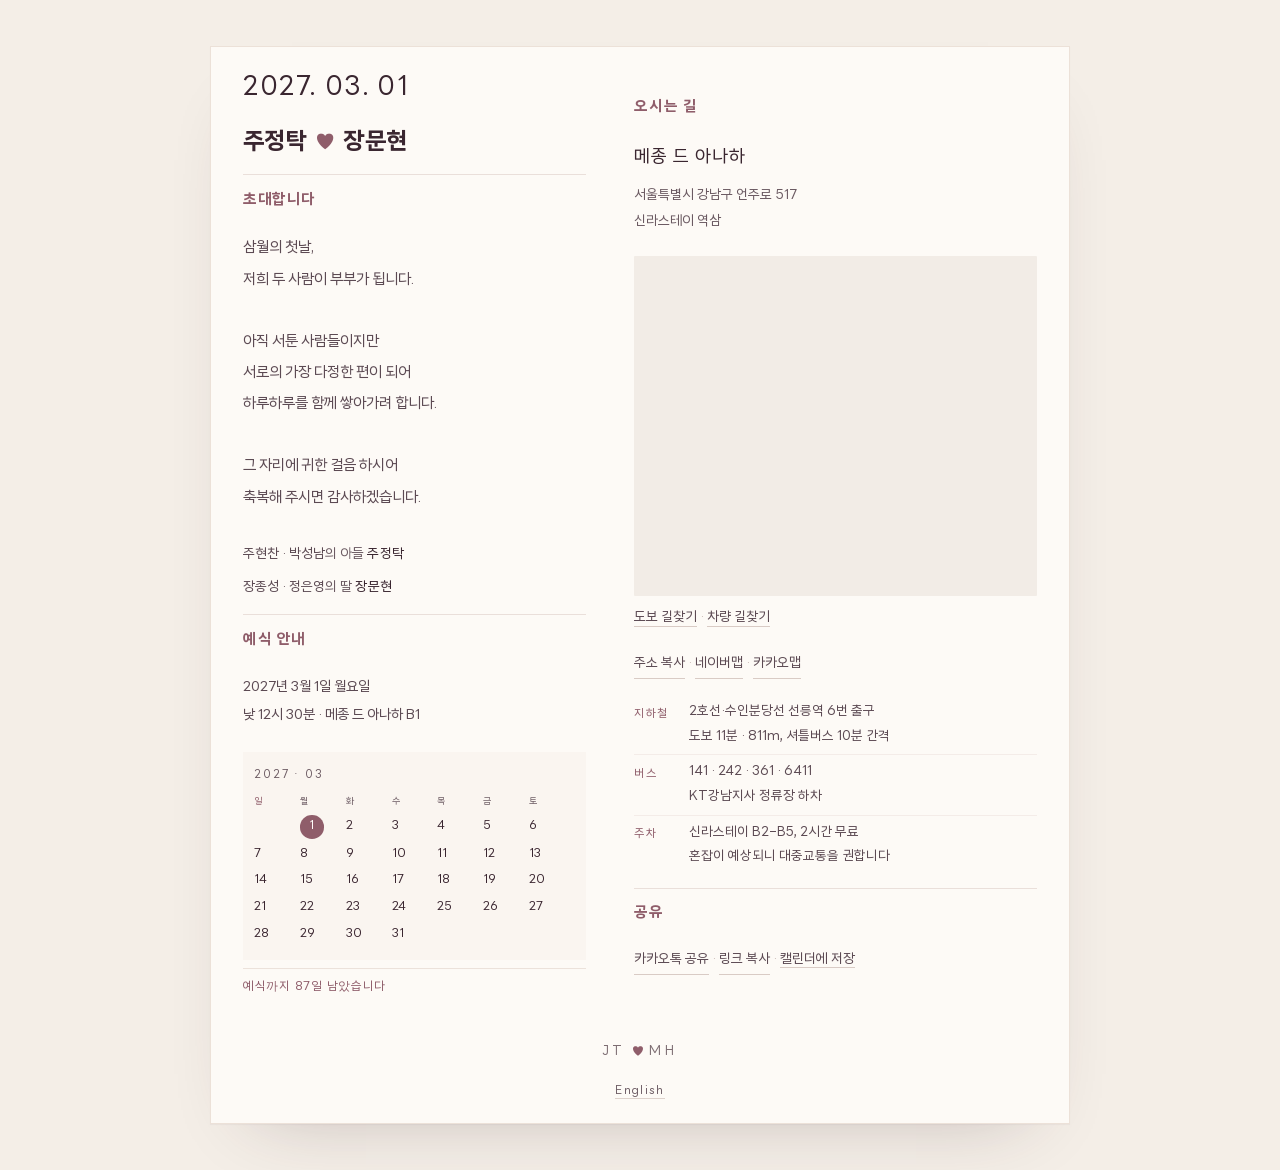
<file: index.html>
<!doctype html>
<html lang="ko">
<head>
<meta charset="utf-8">
<meta name="viewport" content="width=device-width, initial-scale=1">
<meta name="robots" content="noindex,nofollow">
<title>주정탁 · 장문현 — 2027년 3월 1일</title>
<meta name="description" content="주정탁과 장문현이 결혼합니다. 2027년 3월 1일 월요일 낮 12시 30분, 메종 드 아나하.">
<meta name="theme-color" content="#fdfaf6">
<link rel="alternate" hreflang="ko" href="https://jungtakandmoonhyun.com/">
<link rel="alternate" hreflang="en" href="https://jungtakandmoonhyun.com/en.html">
<link rel="alternate" hreflang="x-default" href="https://jungtakandmoonhyun.com/">
<link rel="preload" as="font" type="font/woff2" crossorigin href="assets/fonts/LINESeedKR-Rg.woff2">
<link rel="stylesheet" href="assets/invitation.css">

</head>
<body>

<main class="page">

  <div class="col-a">
  <div class="cover">
    <p class="date">2027. 03. 01</p>

    <h1 class="names">주정탁<span class="heart">♥</span>장문현</h1>

  </div>

  <section class="sec" aria-labelledby="invite-h">
    <h2 id="invite-h">초대합니다</h2>
    <p class="greeting">
      삼월의 첫날,<br>
      저희 두 사람이 부부가 됩니다.<br><br>
      아직 서툰 사람들이지만<br>
      서로의 가장 다정한 편이 되어<br>
      하루하루를 함께 쌓아가려 합니다.<br><br>
      그 자리에 귀한 걸음 하시어<br>
      축복해 주시면 감사하겠습니다.
    </p>

    <div class="hosts">
      <p><span class="who">주현찬 · 박성남</span>의 아들 <span class="child">주정탁</span></p>
      <p><span class="who">장종성 · 정은영</span>의 딸 <span class="child">장문현</span></p>
    </div>


  </section>

  <section class="sec" aria-labelledby="when-h">
    <h2 id="when-h">예식 안내</h2>
    <p class="greeting" style="font-size:.88rem;line-height:2">
      2027년 3월 1일 월요일<br>
      낮 12시 30분 · 메종 드 아나하 B1
    </p>

    <div class="cal">
      <p class="mo">2027 · 03</p>
      <table role="grid" aria-label="2027년 3월 달력">
        <thead>
          <tr><th class="sun">일</th><th>월</th><th>화</th><th>수</th><th>목</th><th>금</th><th>토</th></tr>
        </thead>
        <tbody>
          <tr><td></td><td class="mark"><span>1</span></td><td>2</td><td>3</td><td>4</td><td>5</td><td>6</td></tr>
          <tr><td>7</td><td>8</td><td>9</td><td>10</td><td>11</td><td>12</td><td>13</td></tr>
          <tr><td>14</td><td>15</td><td>16</td><td>17</td><td>18</td><td>19</td><td>20</td></tr>
          <tr><td>21</td><td>22</td><td>23</td><td>24</td><td>25</td><td>26</td><td>27</td></tr>
          <tr><td>28</td><td>29</td><td>30</td><td>31</td><td></td><td></td><td></td></tr>
        </tbody>
      </table>
    </div>
    <p class="dday" id="dday"></p>

  </section>
  </div>

  <div class="col-b">
  <section class="sec sec--first" aria-labelledby="where-h">
    <h2 id="where-h">오시는 길</h2>
    <p class="venue-name">메종 드 아나하</p>
    <p class="venue-addr">
      서울특별시 강남구 언주로 517<br>
      신라스테이 역삼
    </p>


    <div class="mapwrap">
      <iframe class="gmap" loading="lazy" title="메종 드 아나하 위치 지도"
        src="https://maps.google.com/maps?q=%EB%A9%94%EC%A2%85%EB%93%9C%EC%95%84%EB%82%98%ED%95%98%20%EC%96%B8%EC%A3%BC%EB%A1%9C%20517&z=16&hl=ko&output=embed"
        referrerpolicy="no-referrer-when-downgrade" allowfullscreen></iframe>
      <p class="dirs">
        <a href="https://www.google.com/maps/dir/?api=1&amp;destination=%EB%A9%94%EC%A2%85%20%EB%93%9C%20%EC%95%84%EB%82%98%ED%95%98%2C%20%EC%84%9C%EC%9A%B8%20%EA%B0%95%EB%82%A8%EA%B5%AC%20%EC%96%B8%EC%A3%BC%EB%A1%9C%20517&amp;travelmode=walking"
           target="_blank" rel="noopener">도보 길찾기</a>
        <span aria-hidden="true">·</span>
        <a href="https://www.google.com/maps/dir/?api=1&amp;destination=%EB%A9%94%EC%A2%85%20%EB%93%9C%20%EC%95%84%EB%82%98%ED%95%98%2C%20%EC%84%9C%EC%9A%B8%20%EA%B0%95%EB%82%A8%EA%B5%AC%20%EC%96%B8%EC%A3%BC%EB%A1%9C%20517&amp;travelmode=driving"
           target="_blank" rel="noopener">차량 길찾기</a>
      </p>
    </div>

    <p class="maps">
      <button type="button" class="link" id="addr-copy">주소 복사</button>
      <span aria-hidden="true">·</span>
      <button type="button" class="link strong-link" id="open-map">네이버맵</button>
      <span aria-hidden="true">·</span>
      <button type="button" class="link" id="open-kakao">카카오맵</button>
    </p>

    <ul class="ways">
      <li>
        <span class="k">지하철</span>
        <span>2호선·수인분당선 선릉역 6번 출구<br>도보 11분 · 811m, 셔틀버스 10분 간격</span>
      </li>
      <li>
        <span class="k">버스</span>
        <span>141 · 242 · 361 · 6411<br>KT강남지사 정류장 하차</span>
      </li>
      <li>
        <span class="k">주차</span>
        <span>신라스테이 B2–B5, 2시간 무료<br>혼잡이 예상되니 대중교통을 권합니다</span>
      </li>
    </ul>
  </section>

  <section class="sec" aria-labelledby="share-h">
    <h2 id="share-h">공유</h2>
    <p class="links">
      <button type="button" class="link" id="share-native">카카오톡 공유</button>
      <span aria-hidden="true">·</span>
      <button type="button" class="link" id="share-copy">링크 복사</button>
      <span aria-hidden="true">·</span>
      <a class="link" id="cal-save" href="assets/wedding.ics" type="text/calendar">캘린더에 저장</a>
    </p>
  </section>
  </div>

  <div class="ending">
    <p class="sig">JT <span class="amp">♥</span> MH</p>
    <p class="lang"><a href="en.html" hreflang="en" lang="en">English</a></p>
  </div>

</main>

<div class="toast" id="toast" role="status" aria-live="polite"></div>

<script src="assets/invite.js"></script>
</body>
</html>
</file>
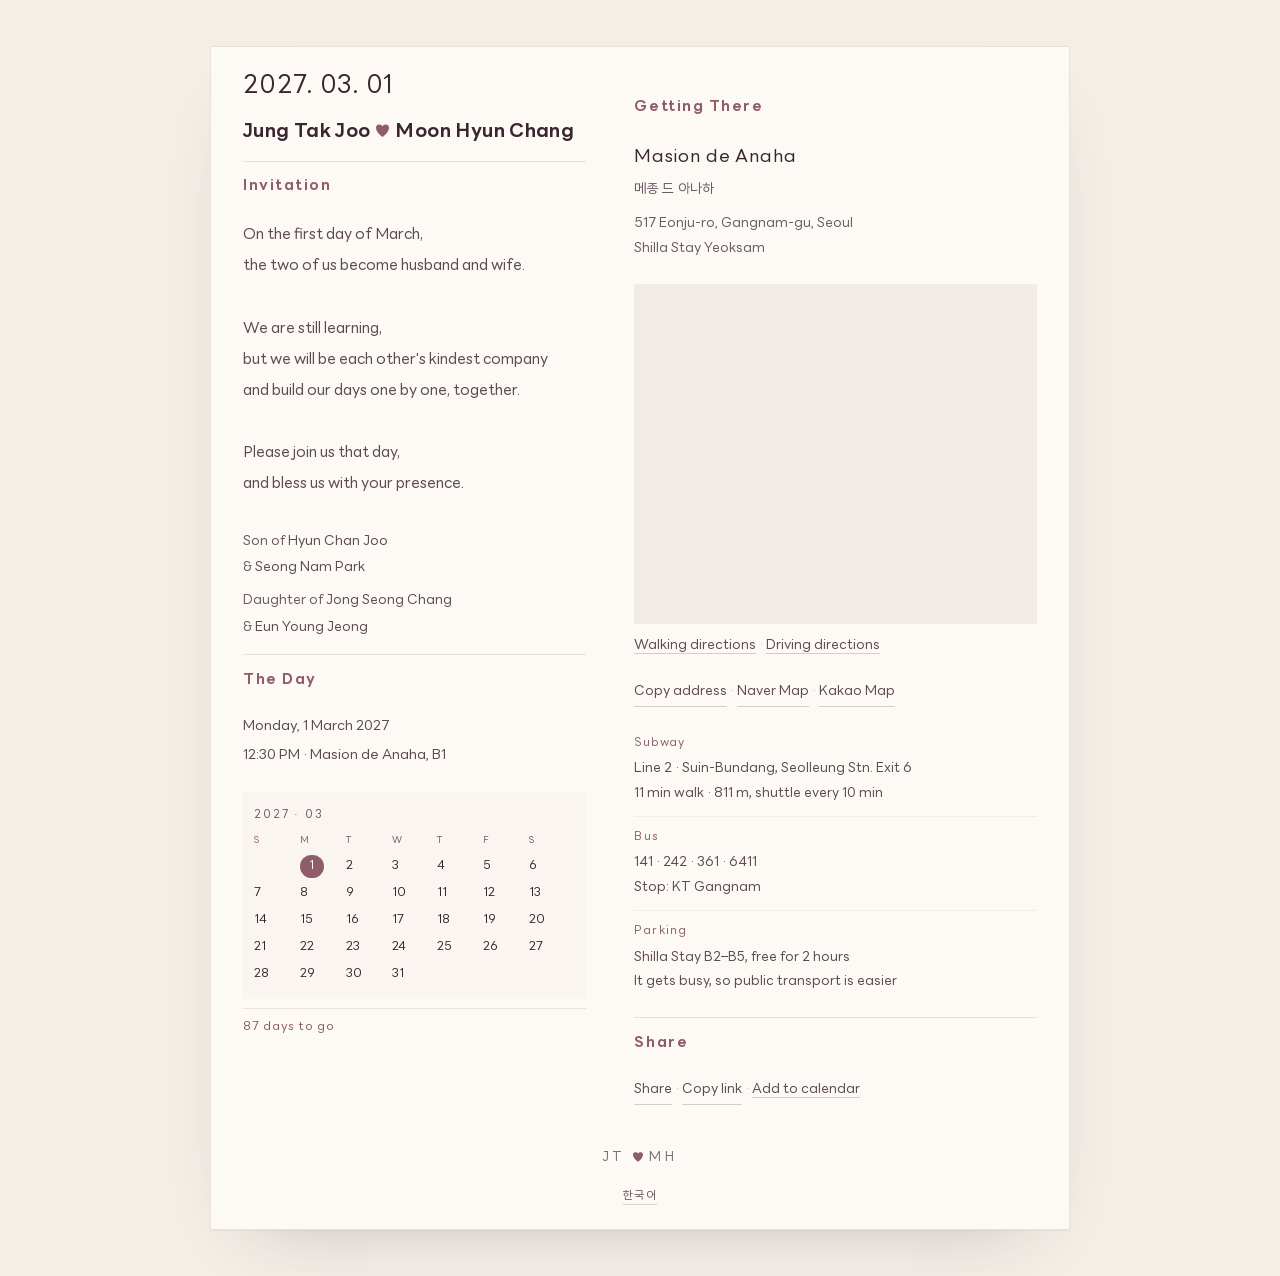
<file: en.html>
<!doctype html>
<html lang="en">
<head>
<meta charset="utf-8">
<meta name="viewport" content="width=device-width, initial-scale=1">
<meta name="robots" content="noindex,nofollow">
<title>Jung Tak Joo · Moon Hyun Chang — 1 March 2027</title>
<meta name="description" content="Jung Tak Joo and Moon Hyun Chang are getting married. Monday 1 March 2027, 12:30 PM, Masion de Anaha, Seoul.">
<meta name="theme-color" content="#fdfaf6">
<link rel="alternate" hreflang="ko" href="https://jungtakandmoonhyun.com/">
<link rel="alternate" hreflang="en" href="https://jungtakandmoonhyun.com/en.html">
<link rel="alternate" hreflang="x-default" href="https://jungtakandmoonhyun.com/">
<link rel="preload" as="font" type="font/woff2" crossorigin href="assets/fonts/LINESeedKR-Rg.woff2">
<link rel="stylesheet" href="assets/invitation.css">

</head>
<body>

<main class="page">

  <div class="col-a">
  <div class="cover">
    <p class="date">2027. 03. 01</p>

    <h1 class="names"><span class="part">Jung Tak Joo</span><span class="heart">♥</span><span class="part">Moon Hyun Chang</span></h1>

  </div>

  <section class="sec" aria-labelledby="invite-h">
    <h2 id="invite-h">Invitation</h2>
    <p class="greeting">
      On the first day of March,<br>
      the two of us become husband and wife.<br><br>
      We are still learning,<br>
      but we will be each other's kindest company<br>
      and build our days one by one, together.<br><br>
      Please join us that day,<br>
      and bless us with your presence.
    </p>

    <div class="hosts">
      <p>Son of <span class="who keep">Hyun Chan Joo</span><br>&amp; <span class="who keep">Seong Nam Park</span></p>
      <p>Daughter of <span class="who keep">Jong Seong Chang</span><br>&amp; <span class="who keep">Eun Young Jeong</span></p>
    </div>


  </section>

  <section class="sec" aria-labelledby="when-h">
    <h2 id="when-h">The Day</h2>
    <p class="greeting" style="font-size:.88rem;line-height:2">
      Monday, 1 March 2027<br>
      12:30 PM · Masion de Anaha, B1
    </p>

    <div class="cal">
      <p class="mo">2027 · 03</p>
      <table role="grid" aria-label="March 2027 calendar">
        <thead>
          <tr><th class="sun">S</th><th>M</th><th>T</th><th>W</th><th>T</th><th>F</th><th>S</th></tr>
        </thead>
        <tbody>
          <tr><td></td><td class="mark"><span>1</span></td><td>2</td><td>3</td><td>4</td><td>5</td><td>6</td></tr>
          <tr><td>7</td><td>8</td><td>9</td><td>10</td><td>11</td><td>12</td><td>13</td></tr>
          <tr><td>14</td><td>15</td><td>16</td><td>17</td><td>18</td><td>19</td><td>20</td></tr>
          <tr><td>21</td><td>22</td><td>23</td><td>24</td><td>25</td><td>26</td><td>27</td></tr>
          <tr><td>28</td><td>29</td><td>30</td><td>31</td><td></td><td></td><td></td></tr>
        </tbody>
      </table>
    </div>
    <p class="dday" id="dday"></p>

  </section>
  </div>

  <div class="col-b">
  <section class="sec sec--first" aria-labelledby="where-h">
    <h2 id="where-h">Getting There</h2>
    <p class="venue-name">Masion de Anaha</p>
    <p class="venue-kr">메종 드 아나하</p>
    <p class="venue-addr">
      517 Eonju-ro, Gangnam-gu, Seoul<br>
      Shilla Stay Yeoksam
    </p>


    <div class="mapwrap">
      <iframe class="gmap" loading="lazy" title="Map of Masion de Anaha"
        src="https://maps.google.com/maps?q=%EB%A9%94%EC%A2%85%EB%93%9C%EC%95%84%EB%82%98%ED%95%98%20%EC%96%B8%EC%A3%BC%EB%A1%9C%20517&z=16&hl=en&output=embed"
        referrerpolicy="no-referrer-when-downgrade" allowfullscreen></iframe>
      <p class="dirs">
        <a href="https://www.google.com/maps/dir/?api=1&amp;destination=%EB%A9%94%EC%A2%85%20%EB%93%9C%20%EC%95%84%EB%82%98%ED%95%98%2C%20%EC%84%9C%EC%9A%B8%20%EA%B0%95%EB%82%A8%EA%B5%AC%20%EC%96%B8%EC%A3%BC%EB%A1%9C%20517&amp;travelmode=walking"
           target="_blank" rel="noopener">Walking directions</a>
        <span aria-hidden="true">·</span>
        <a href="https://www.google.com/maps/dir/?api=1&amp;destination=%EB%A9%94%EC%A2%85%20%EB%93%9C%20%EC%95%84%EB%82%98%ED%95%98%2C%20%EC%84%9C%EC%9A%B8%20%EA%B0%95%EB%82%A8%EA%B5%AC%20%EC%96%B8%EC%A3%BC%EB%A1%9C%20517&amp;travelmode=driving"
           target="_blank" rel="noopener">Driving directions</a>
      </p>
    </div>

    <p class="maps">
      <button type="button" class="link" id="addr-copy">Copy address</button>
      <span aria-hidden="true">·</span>
      <button type="button" class="link strong-link" id="open-map">Naver Map</button>
      <span aria-hidden="true">·</span>
      <button type="button" class="link" id="open-kakao">Kakao Map</button>
    </p>

    <ul class="ways">
      <li>
        <span class="k">Subway</span>
        <span>Line 2 · Suin-Bundang, Seolleung Stn. Exit 6<br>11 min walk · 811 m, shuttle every 10 min</span>
      </li>
      <li>
        <span class="k">Bus</span>
        <span>141 · 242 · 361 · 6411<br>Stop: KT Gangnam</span>
      </li>
      <li>
        <span class="k">Parking</span>
        <span>Shilla Stay B2–B5, free for 2 hours<br>It gets busy, so public transport is easier</span>
      </li>
    </ul>
  </section>

  <section class="sec" aria-labelledby="share-h">
    <h2 id="share-h">Share</h2>
    <p class="links">
      <button type="button" class="link" id="share-native">Share</button>
      <span aria-hidden="true">·</span>
      <button type="button" class="link" id="share-copy">Copy link</button>
      <span aria-hidden="true">·</span>
      <a class="link" id="cal-save" href="assets/wedding-en.ics" type="text/calendar">Add to calendar</a>
    </p>
  </section>
  </div>

  <div class="ending">
    <p class="sig">JT <span class="amp">♥</span> MH</p>
    <p class="lang"><a href="index.html" hreflang="ko" lang="ko">한국어</a></p>
  </div>

</main>

<div class="toast" id="toast" role="status" aria-live="polite"></div>

<script src="assets/invite.js"></script>
</body>
</html>
</file>
<file: assets/invitation.css>
@font-face{
    font-family:"LINE Seed KR";
    src:url("fonts/LINESeedKR-Rg.woff2") format("woff2");
    font-weight:400; font-style:normal; font-display:swap;
  }
  @font-face{
    font-family:"LINE Seed KR";
    src:url("fonts/LINESeedKR-Bd.woff2") format("woff2");
    font-weight:700; font-style:normal; font-display:swap;
  }

  :root{
    --cream:#fdfaf6;
    --paper:#fffdfa;
    --plum:#3a2630;
    --body:#5c4a53;
    --muted:#6b5a62;
    --rose:#8f5d6a;
    --rule:#eadfda;
    --sans:"LINE Seed KR","Apple SD Gothic Neo","Malgun Gothic",system-ui,sans-serif;
  }

  *,*::before,*::after{box-sizing:border-box}
  html{-webkit-text-size-adjust:100%}
  body{
    margin:0;
    background:var(--cream);
    color:var(--plum);
    font-family:var(--sans);
    font-size:16px;
    line-height:1.9;
    word-break:keep-all;
    overflow-wrap:anywhere;
    -webkit-font-smoothing:antialiased;
    text-rendering:optimizeLegibility;
  }
  ::selection{background:#f0dfe3;color:var(--plum)}
  :focus-visible{outline:2px solid var(--rose);outline-offset:3px}

  .page{
    max-width:460px;
    margin:0 auto;
    padding:clamp(48px,11vw,78px) clamp(22px,6vw,32px) clamp(44px,9vw,64px);
    text-align:center;
  }

  /* ---------- 첫 화면: 날짜가 가장 크다 ---------- */
  .cover .date{
    margin:0;
    font-size:clamp(1.72rem,7.9vw,2.1rem);
    letter-spacing:.06em;
    font-variant-numeric:tabular-nums;
    line-height:1.4;
  }
  .names{
    margin:clamp(26px,5.5vw,36px) 0 0;
    font-size:clamp(1.46rem,6.5vw,1.78rem);
    font-weight:700;
    line-height:1.5;
    letter-spacing:.02em;
  }
  .names .heart{
    display:inline-block;
    color:var(--rose);
    font-size:.82em;
    line-height:1;
    vertical-align:.06em;
    margin:0 .44em;
  }

  /* ---------- 공통 섹션 ---------- */
  .sec{
    margin:clamp(40px,8vw,56px) 0 0;
    padding-top:clamp(30px,6vw,40px);
    border-top:1px solid var(--rule);
  }
  .sec h2{
    margin:0 0 clamp(16px,3.2vw,20px);
    font-size:.95rem;
    font-weight:700;
    letter-spacing:.1em;
    color:var(--rose);
  }

  /* ---------- 혼주 ---------- */
  .hosts{
    margin:clamp(22px,4.4vw,28px) 0 0;
    font-size:.85rem;
    line-height:1.95;
    color:var(--muted);
  }
  .hosts p{margin:0}
  .hosts p + p{margin-top:.5em}
  .hosts .who{color:var(--body)}
  .hosts .child{color:var(--plum);letter-spacing:.04em}
  .hosts .keep{white-space:nowrap}

  .greeting{
    margin:0;
    font-size:.95rem;
    line-height:2.15;
    color:var(--body);
  }

  /* ---------- 일정 ---------- */
  .cal{
    margin:clamp(18px,3.4vw,22px) 0 0;
    padding:1.25em 1em 1.05em;
    background:#faf5f0;
    border:0;
  }
  .cal .mo{
    margin:0 0 .9em;
    font-size:.78rem;
    letter-spacing:.16em;
    color:var(--muted);
    font-variant-numeric:tabular-nums;
  }
  .cal table{width:100%;border-collapse:collapse;table-layout:fixed}
  .cal th{
    padding:.3em 0 .5em;
    font-weight:400;
    font-size:.66rem;
    letter-spacing:.08em;
    color:var(--muted);
  }
  .cal th.sun{color:var(--rose)}
  .cal td{
    padding:.34em 0;
    font-size:.8rem;
    font-variant-numeric:tabular-nums;
    color:var(--plum);
  }
  .cal td:empty{color:transparent}
  .cal td.mark{color:var(--paper)}
  .cal td.mark span{
    display:inline-flex;align-items:center;justify-content:center;
    width:1.95em;height:1.95em;background:var(--rose);border-radius:50%;
    color:var(--paper);
  }
  .dday{
    margin:1.15em 0 0;
    padding-top:.95em;
    border-top:1px solid #ece2db;
    font-size:.82rem;
    letter-spacing:.06em;
    color:var(--rose);
    font-variant-numeric:tabular-nums;
  }

  /* ---------- 장소 ---------- */
  .venue-name{margin:0;font-size:1.12rem;letter-spacing:.05em}
  .venue-kr{
    margin:.15em 0 0;
    font-size:.85rem;color:var(--muted);letter-spacing:.02em;
  }
  .venue-hall{margin:.35em 0 0;font-size:.85rem;color:var(--muted)}
  .venue-addr{margin:.6em 0 0;font-size:.85rem;line-height:1.85;color:var(--muted)}
  .venue-addr .btn-copy{
    font-family:inherit;font-size:inherit;
    color:var(--body);background:none;border:0;padding:0;
    border-bottom:1px solid #d9cbc5;cursor:pointer;
    transition:color .18s ease,border-color .18s ease;
  }
  .venue-addr .btn-copy:hover{color:var(--rose);border-color:var(--rose)}

  .maps{
    margin:clamp(16px,3.2vw,20px) 0 0;
    font-size:.85rem;color:#c2b3ad;
  }
  .maps a,.links a,.link{
    color:var(--body);text-decoration:none;
    border-bottom:1px solid #d9cbc5;padding-bottom:.1em;
    transition:color .18s ease,border-color .18s ease;
  }
  .maps a:hover,.links a:hover,.link:hover{color:var(--rose);border-color:var(--rose)}

  .links{margin:.2em 0 0;font-size:.85rem;color:#c2b3ad}
  .strong-link{font-weight:400;color:var(--rose);border-bottom-color:var(--rose)}
  .link{
    font:inherit;background:none;border:0;border-bottom:1px solid #d9cbc5;
    cursor:pointer;padding:0 0 .1em;color:var(--body);
  }


  /* ---------- 구글 지도 ---------- */
  .mapwrap{margin:clamp(18px,3.4vw,22px) 0 0}
  .gmap{
    display:block;width:100%;border:0;
    height:clamp(300px,72vw,340px);
    background:#f2ece6;
    border-radius:1px;
  }
  .dirs{
    margin:.7em 0 0;
    font-size:.85rem;color:#c2b3ad;
    text-align:left;
  }
  .dirs a{
    color:var(--body);text-decoration:none;
    border-bottom:1px solid #d9cbc5;padding-bottom:.1em;
    transition:color .18s ease,border-color .18s ease;
  }
  .dirs a:hover{color:var(--rose);border-color:var(--rose)}

  .ways{margin:clamp(20px,4vw,26px) 0 0;padding:0;list-style:none;text-align:left}
  .ways li{
    display:grid;grid-template-columns:3.2em 1fr;
    gap:.9em;padding:.6em 0;font-size:.85rem;line-height:1.85;color:var(--body);
  }
  .ways li + li{border-top:1px solid #f4ece8}
  .ways .k{
    font-size:.72rem;letter-spacing:.12em;color:var(--rose);
    padding-top:.3em;
  }

  /* ---------- 공유 ---------- */

  /* ---------- 엔딩 ---------- */
  .ending{margin:clamp(44px,9vw,60px) 0 0;text-align:center}
  .ending p{margin:0;font-size:.9rem;line-height:2.1;color:var(--body)}
  .ending .sig{
    margin:1.8em 0 0;
    font-size:.82rem;letter-spacing:.26em;
    color:#7d6d72;
  }
  .ending .sig .amp{color:var(--rose);font-size:.92em;letter-spacing:0}
  .ending .lang{margin:1.1em 0 0;font-size:.72rem;letter-spacing:.12em}
  .ending .lang a{
    color:var(--muted);text-decoration:none;
    border-bottom:1px solid #ddd1cb;padding-bottom:.12em;
    transition:color .18s ease,border-color .18s ease;
  }
  .ending .lang a:hover{color:var(--rose);border-color:var(--rose)}

  .toast{
    position:fixed;left:50%;bottom:22px;translate:-50% 0;
    padding:.7em 1.1em;background:var(--plum);color:var(--paper);
    font-size:.72rem;letter-spacing:.12em;border-radius:1px;
    opacity:0;pointer-events:none;transition:opacity .2s ease,translate .2s ease;
    z-index:20;
  }
  .toast.on{opacity:1;translate:-50% -4px}

  /* ---------- 절제된 상호작용 ---------- */
  /* 2. 커버는 스크롤하면 살짝 물러난다 — 종이를 넘기는 느낌 */
  @supports (animation-timeline: view()){
    @media (prefers-reduced-motion: no-preference){
      .cover{
        animation:cover-out linear both;
        animation-timeline:view();
        animation-range:exit 0% exit 85%;
      }
      @keyframes cover-out{
        to{opacity:.3;transform:translateY(-20px) scale(.98)}
      }
    }
  }

  /* 3. 예식일은 그 자리에 들어올 때 한 번 숨쉰다 */
  @keyframes mark-bloom{
    0%  {box-shadow:0 0 0 0 rgba(143,93,106,.42)}
    60% {box-shadow:0 0 0 8px rgba(143,93,106,0)}
    100%{box-shadow:0 0 0 0 rgba(143,93,106,0)}
  }
  @media (prefers-reduced-motion: no-preference){
    .cal td.mark span{animation:mark-bloom 1.7s ease-out .5s 1 both}
  }

  /* 4. 지도는 프레임에 들어올 때 확대에서 안정된다 */
  .gmap{
    transform:scale(1.018);
    transition:transform 1.1s cubic-bezier(.16,1,.3,1);
  }
  .gmap.loaded{transform:none}

  @keyframes settle{
    from{opacity:0;transform:translateY(7px)}
    to{opacity:1;transform:none}
  }
  .cover .date,.cover .names{animation:settle .42s cubic-bezier(.16,1,.3,1) both}
  .cover .names{animation-delay:.05s}

  @media (prefers-reduced-motion:reduce){
    *,*::before,*::after{transition-duration:.001ms!important;animation-duration:.001ms!important}
    .cover .date,.cover .names{animation:none;opacity:1;transform:none}
  }

  /* ---------- 데스크톱 ---------- */
  @media (min-width:960px){
    html{height:100%}
    body{
      min-height:100dvh;
      display:flex;align-items:center;align-items:safe center;justify-content:safe center;
      padding:clamp(28px,3.6vw,54px);
      background:#f4eee7;
    }
    .page{
      width:100%;max-width:860px;margin:0;
      padding:clamp(20px,1.8vw,28px) clamp(32px,2.5vw,42px) clamp(16px,1.6vw,22px);
      display:grid;
      grid-template-columns:0.92fr 1.08fr;
      column-gap:clamp(38px,3.8vw,54px);
      align-items:start;
      background:var(--cream);
      border:1px solid #ece1d8;
      box-shadow:0 1px 1px rgba(58,38,48,.04),0 32px 72px -46px rgba(58,38,48,.30);
      text-align:left;
    }
    .col-a{grid-column:1;grid-row:1}
    .sec--first{margin-top:0;padding-top:0;border-top:0}
    .col-b{grid-column:2;grid-row:1}
    .ending{grid-column:1 / -1;grid-row:2;margin-top:clamp(12px,1.2vw,18px)}
    .sec{margin-top:clamp(10px,1vw,14px);padding-top:clamp(9px,.9vw,12px)}
    .cover .date{font-size:1.66rem}
    .names{font-size:1.5rem;margin-top:.75em}
    .greeting{text-align:left}
    .cal{padding:.8em .7em .7em;background:#faf5f0}
    .cal th{font-size:.58rem;padding:.1em 0 .3em}
    .cal td{font-size:.76rem;padding:.16em 0}
    .cal .mo{font-size:.7rem;margin-bottom:.5em}
    .dday{margin:.7em 0 0;padding-top:.6em;border-top:1px solid #ece2db;font-size:.76rem}
    .sec h2{margin-bottom:clamp(14px,1.4vw,18px)}
  .greeting{line-height:2.05}
    .ways{margin-top:1em}
    .ways li{padding:.38em 0}
    .maps{grid-template-columns:repeat(3,1fr)}
    .ways li{font-size:.83rem}
    .ending .sig{letter-spacing:.26em}
  }

  @media print{
    body{background:#fff}
    .actions,.toast,.btn-copy,.maps{display:none!important}
    .page{max-width:none;padding:0;display:block;border:0;box-shadow:none}
  }

/* English labels are longer than 지하철 / 버스 / 주차 */
/* Long English labels sit above their value instead of squeezing into a narrow
   label column, which cannot work at 320px. */
[lang="en"] .ways li{display:block;padding:.75em 0}
[lang="en"] .ways .k{
  display:block;padding-top:0;margin-bottom:.25em;
  white-space:normal;text-align:left;
}

/* English names are longer and must not split across lines */
/* The full pair needs ~17.6em, which at 320px caps the names near 15.6px.
   Korean sets the date ~1.17x the names; an untuned English date would hit 1.6x,
   so the date comes down with the names and the cover keeps the same hierarchy. */
[lang="en"] .cover .date{font-size:clamp(1.3rem,5.6vw,1.55rem)}
[lang="en"] .names{
  font-size:clamp(.9rem,4.72vw,1.2rem);
  line-height:1.5;
  white-space:nowrap;
}
[lang="en"] .names .heart{margin:0 .3em}
[lang="en"] .names .part{white-space:nowrap}
</file>
